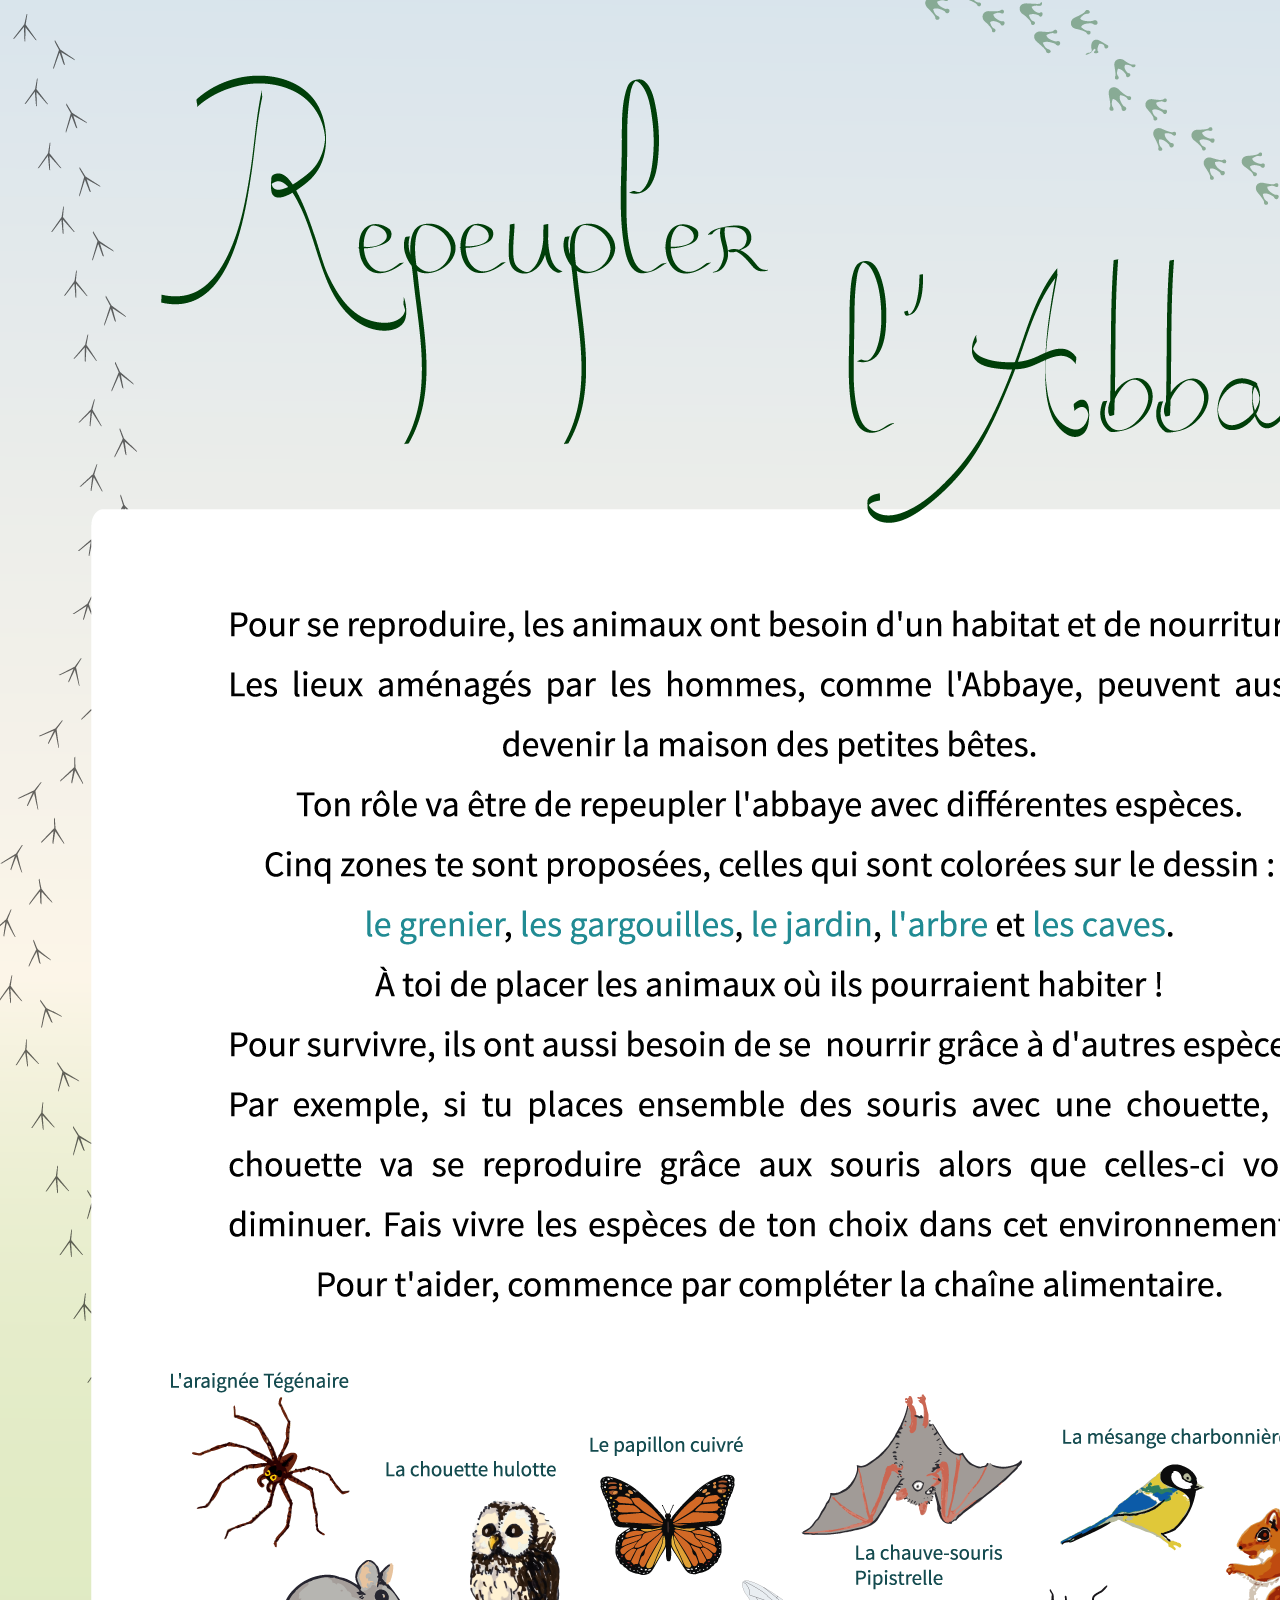
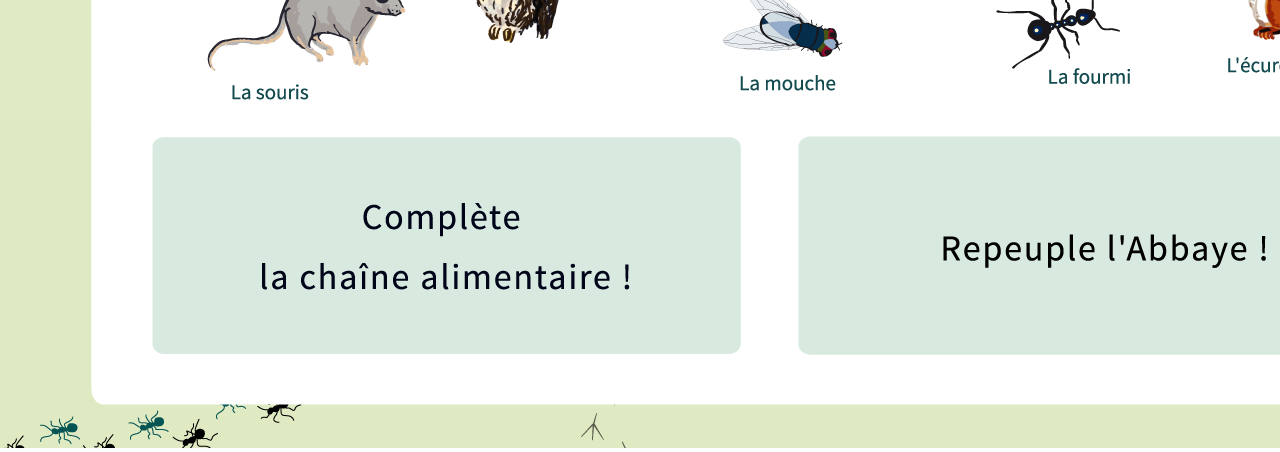
<file: appli2/index.html>
<!doctype html>
<html>
<head>
<meta charset="utf-8">
<title>Repeupler l'abbaye</title>
<link href="css/Style.css" rel="stylesheet" type="text/css">
<link href="css/animate.min.css" rel="stylesheet" type="text/css">
<script src="js/jquery-1.11.2.min.js"></script>
<script src="js/jquery-ui.min.js"></script>
<script src="js/jquery.ui.touch-punch.min.js"></script>
<script src="js/abbaye.js"></script>
</head>

<body>
<section id="page">
<img src="img/presentation.png" />
<ul id="pres_ul">
<li><a id="lien_jeu1" href="jeu1.html"></a></li>
<li><a id="lien_jeu2" href="jeu2.html"></a></li>
</ul>
</section>
</body>
</html>
</file>
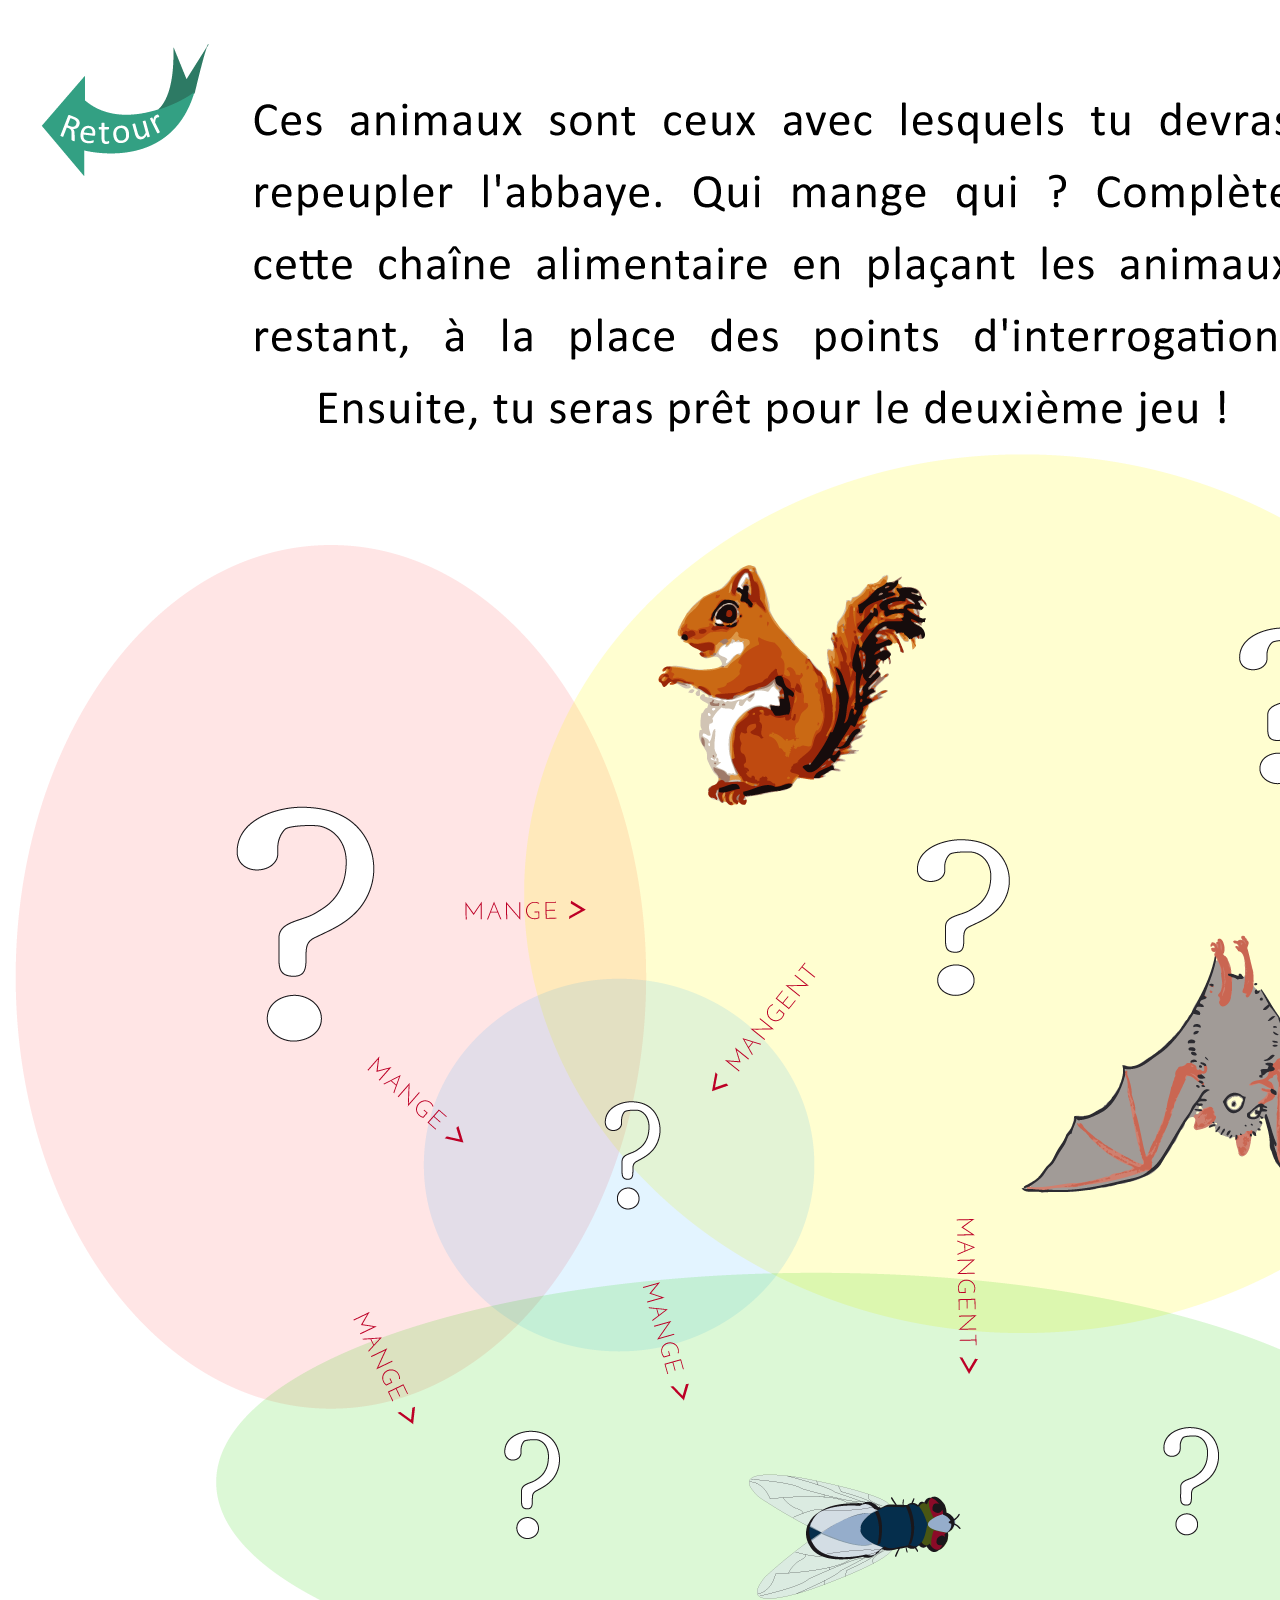
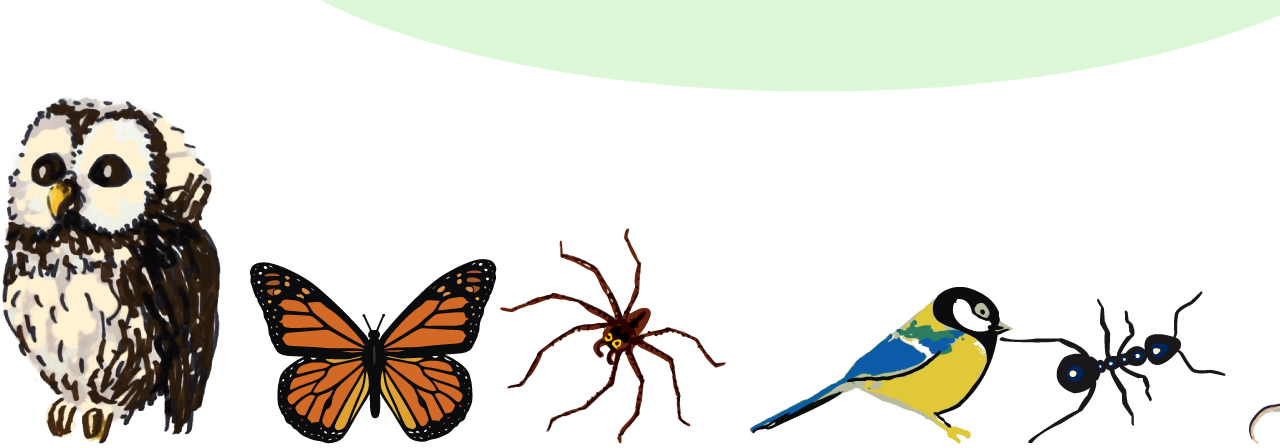
<file: appli2/jeu1.html>
<!doctype html>
<html>
<head>
<meta charset="utf-8">
<title>Chaine alimentaire</title>
<link href="css/Style.css" rel="stylesheet" type="text/css">
<link href="css/animate.min.css" rel="stylesheet" type="text/css">
<script src="js/jquery-1.11.2.min.js"></script>
<script src="js/jquery-ui.min.js"></script>
<script src="js/jquery.ui.touch-punch.min.js"></script>
<script src="js/jeu1.js"></script>
</head>

<body>
<section id="page_jeu1">

<ul class="jeu1_ul" id="interrog_ul">
<li><img id="interro1" src="img/jeu1/interrog1.png" /></li>
<li><img id="interro2" src="img/jeu1/interrog2.png" /></li>
<li><img id="interro3" src="img/jeu1/interrog3.png" /></li>
<li><img id="interro4" src="img/jeu1/interrog4.png" /></li>
<li><img id="interro5" src="img/jeu1/interrog5.png" /></li>
<li><img id="interro6" src="img/jeu1/interrog6.png" /></li>
</ul>
<ul class="jeu1_ul" id="drop_ul">
<li id="drop1"></li>
<li id="drop2"></li>
<li id="drop3"></li>
<li id="drop4"></li>
<li id="drop5"></li>
<li id="drop6"></li>
</ul>
<ul class="jeu1_ul" id="drag_ul">
<li><img id="drag1" src="img/jeu1/chouette.png" /></li>
<li><img id="drag2" src="img/jeu1/butterfly.png" /></li>
<li><img id="drag3" src="img/jeu1/spider.png" /></li>
<li><img id="drag4" src="img/jeu1/bird.png" /></li>
<li><img id="drag5" src="img/jeu1/ant.png" /></li>
<li><img id="drag6" class="drag_img" src="img/jeu1/souris.png" /></li>
</ul>
<a id="retour" href="index.html"></a>

</section>
</body>
</html>
</file>
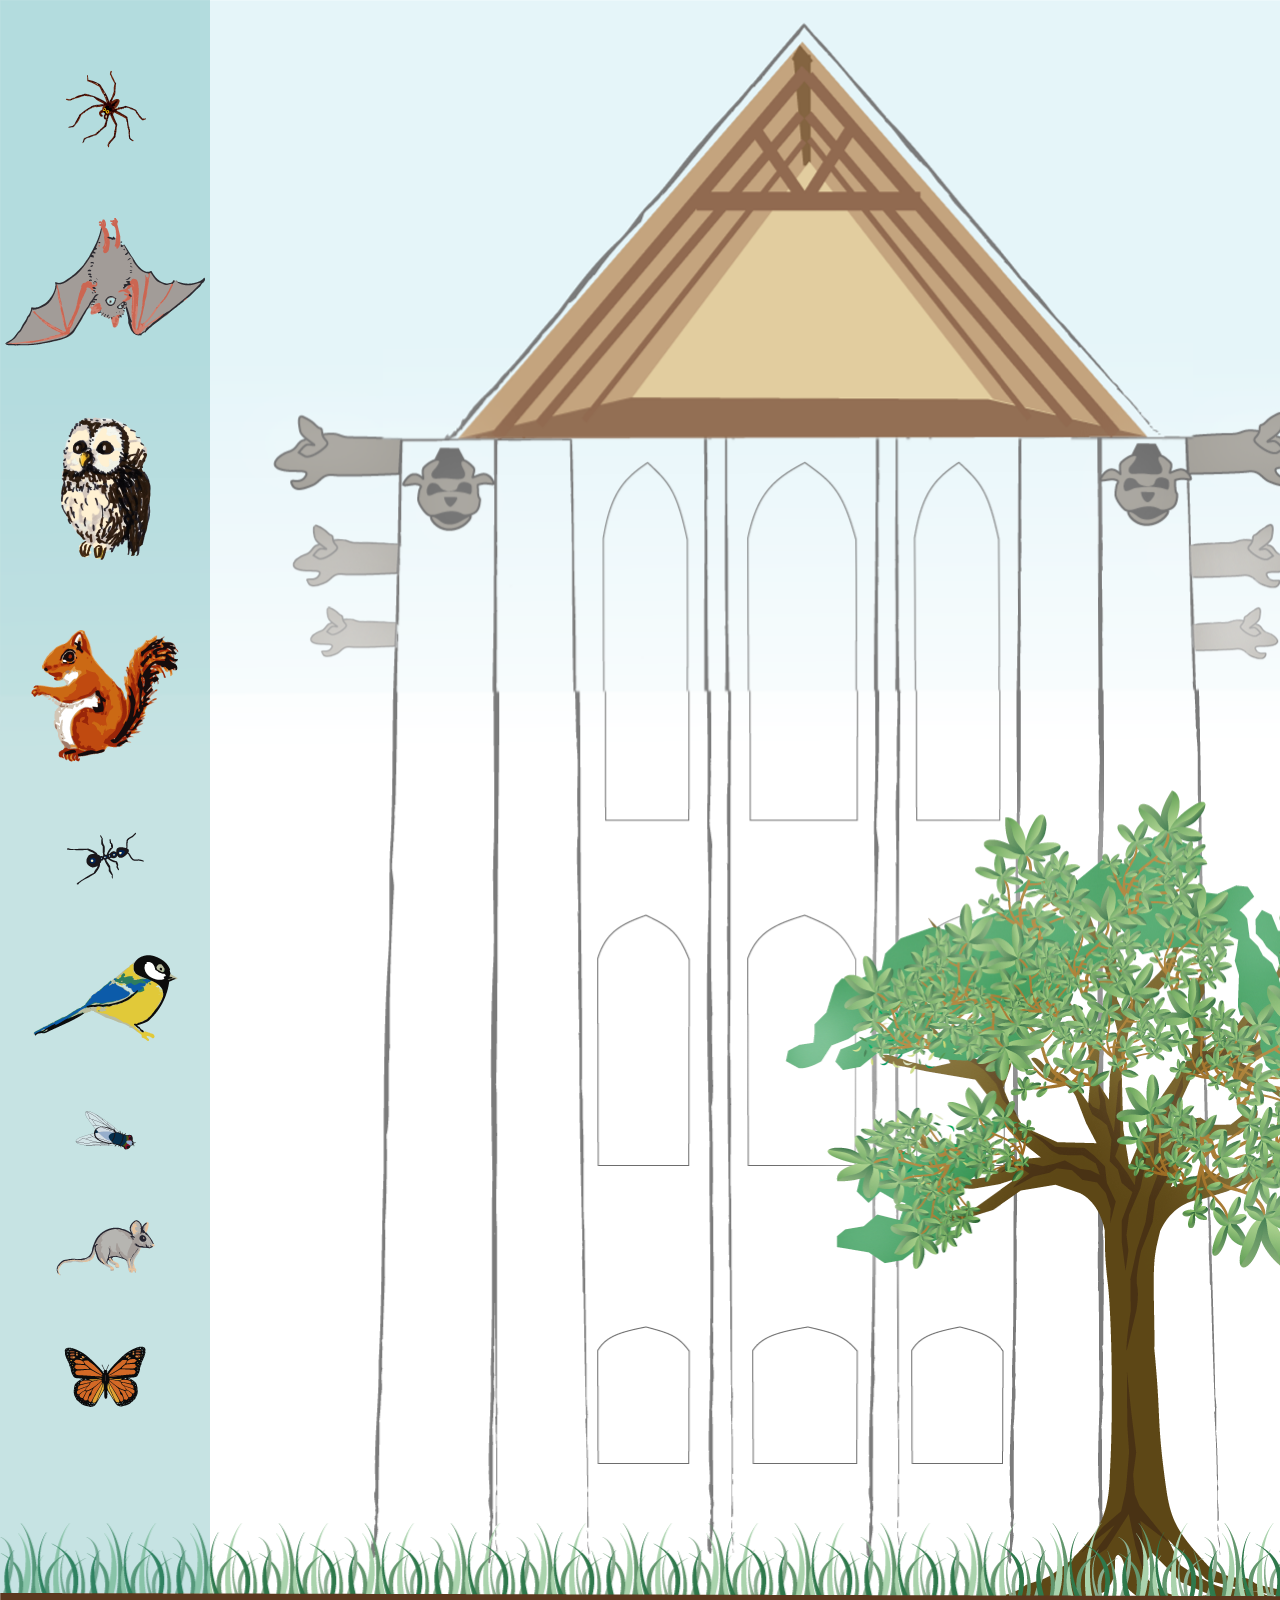
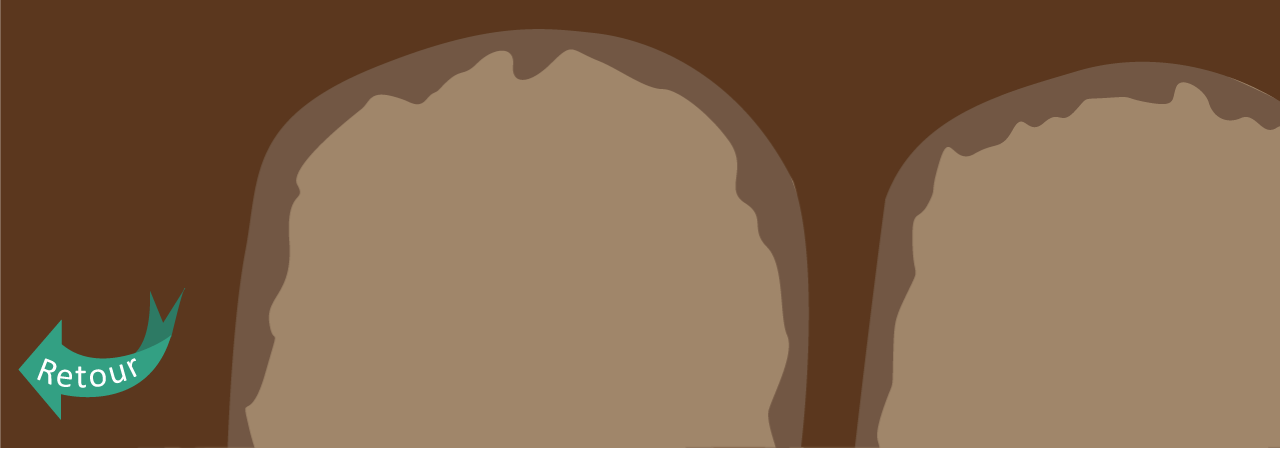
<file: appli2/jeu2.html>
<!doctype html>
<html>
<head>
<meta charset="utf-8">
<title>Repeuple l'abbaye !</title>
<link href="css/Style.css" rel="stylesheet" type="text/css">
<link href="css/animate.min.css" rel="stylesheet" type="text/css">
<script src="js/jquery-1.11.2.min.js"></script>
<script src="js/jquery-ui.min.js"></script>
<script src="js/jquery.ui.touch-punch.min.js"></script>
<script src="js/abbaye.js"></script>
</head>

<body>
<section id="page">
  <aside id="menu_animaux"> 
  <img class="animaux l_cave l_arbre l_jardin l_gargouilles l_grenier araignee" src="img/araignee.png" /> 
  <img class="animaux l_cave l_arbre l_gargouilles chauvesouris" src="img/chauvesouris.png" /> 
  <img class="animaux l_arbre l_grenier chouette" src="img/chouette.png" /> 
  <img class="animaux l_arbre l_jardin ecureuil" src="img/ecureuil.png" /> 
  <img class="animaux l_cave l_jardin fourmi" src="img/fourmi.png" /> 
  <img class="animaux l_jardin l_arbre l_gargouilles mesange" src="img/mesange.png" /> 
  <img class="animaux l_jardin l_gargouilles l_grenier mouche" src="img/mouche.png" /> 
  <img class="animaux l_cave l_jardin l_grenier souris" src="img/mouse.png" /> 
  <img class="animaux l_arbre l_jardin papillon" src="img/papillon.png" /> 
  </aside>
  <section id="grenier" class="decors"></section>
  <section id="gargouilles" class="decors">
    <section class="gargouille1"></section>
    <section class="gargouille2"></section>
  </section>
  <section id="arbre" class="decors"></section>
  <section id="jardin" class="decors"></section>
  <section id="caves" class="decors">
    <section class="cave1"></section>
    <section class="cave2"></section>
  </section>
<a id="retour2" href="index.html"></a>
</section>

</body>
</html>
</file>
<file: appli2/css/Style.css>
/* CSS Document */
* {
	margin:0;
	padding:0;
	box-sizing:border-box;
}
body {overflow:hidden;}

ul {
list-style: none;
}
a {
  text-decoration: none;
}

#page {
	width:1536px;
	height:2048px;
	background-image:url(../img/decor.png);
	position:relative;
}
#page_jeu1 {
	width:1536px;
	height:2048px;
	background-image: url(../img/jeu1/chaine-alimentaire2.png);	
	position:relative;
}

/* NAV */

#retour {
  position: absolute;
  top: 0px;
  left: 0px;
  width: 250px;
  height: 250px;
}
#retour2 {
  position: absolute;
  bottom: 0px;
  left: 0px;
  width: 200px;
  height: 210px;
}

/* Présentation */

#pres_ul {
  position: absolute;
  bottom: 0px;
  left: 0px;
  width: 100%;
  height: 320px;
  text-align: center;
}
#pres_ul li {
  display: inline-block;
  width: 583px;
  height: 224px;
  margin: 0 30px;
}
#pres_ul li a {
  width: 100%;
  height: 100%;
  display: block;
}




/* Jeu 1 */

.jeu1_ul {
  position: absolute;
  bottom: 0px;
  left: 0px;
}
#interrog_ul img {
position: absolute;
  bottom: 0px;
  left: 0px;
}
#drag_ul {
  width: 100%;
}
#drag_ul li {
  display: inline-block;
  width: 16%;
}
#drag_ul .drag_img {
  width: 246px;
}
#drop_ul {
  top: 0px;
  right: 0px;
}
#drop_ul li {
  width: 100px;
  height: 100px;
  position: absolute;
  top: 0px;
  left: 0px;
}
#drop_ul #drop1 {
  top: 720px;
  left: 140px;
  width: 240px;
  height: 370px;
}
#drop_ul #drop2 {
  top: 590px;
  left: 1020px;
  width: 400px;
  height: 230px;
}
#drop_ul #drop3 {
  top: 800px;
  left: 770px;
  width: 270px;
  height: 180px;
}
#drop_ul #drop4 {
  top: 1030px;
  left: 500px;
  width: 250px;
  height: 240px;
}
#drop_ul #drop5 {
  top: 1410px;
  left: 420px;
  width: 240px;
  height: 180px;
}
#drop_ul #drop6 {
  top: 1380px;
  left: 1030px;
  width: 270px;
  height: 200px;
}

/* Jeu2 */

.hovered {
	transition:all 0.2s linear;
	background-color:rgba(51,153,153,0.50);
}
/* zones principales decors */

.decors {
	position:absolute;
	/*background-color: rgba(255, 0, 0, 0.5);*/
}

#grenier {
  top: 30px;
  left: 550px;
  width: 490px;
  height: 490px;
  border-radius: 490px;
}
#gargouilles {}
.gargouille1 {
  position: absolute;
  top: 350px;
  left: 210px;
  width: 310px;
  height: 310px;
  border-radius: 350px;
}
.gargouille2 {
  position: absolute;
  top: 350px;
  left: 1100px;
  width: 350px;
  height: 350px;
  border-radius: 350px;
}
#arbre {
  position: absolute;
  top: 750px;
  left: 810px;
  width: 650px;
  height: 650px;
  border-radius: 650px;
}
#jardin {
  position: absolute;
  top: 1410px;
  left: 210px;
  width: 1326px;
  height: 185px;
}
#caves {
  position: absolute;
  top: 1600px;
  width: 100%;
  height: 440px;
}
.cave1 {
  position: absolute;
  top: 30px;
  left: 230px;
  width: 580px;
  height: 420px;
  border-radius: 225px 215px 0px 0px;
}
.cave2 {
  position: absolute;
  top: 60px;
  left: 860px;
  width: 536px;
  height: 390px;
  border-radius: 225px 245px 0px 0px;
}
#menu_animaux {
  position: absolute;
  top: 0px;
  left: 0px;
  width: 210px;
  background-color: rgba(51, 153, 153, 0.28);
  z-index: 1;
  height: 1593px;
}
#menu_animaux img {
  display: block;
  margin: 70px auto;
}
</file>
